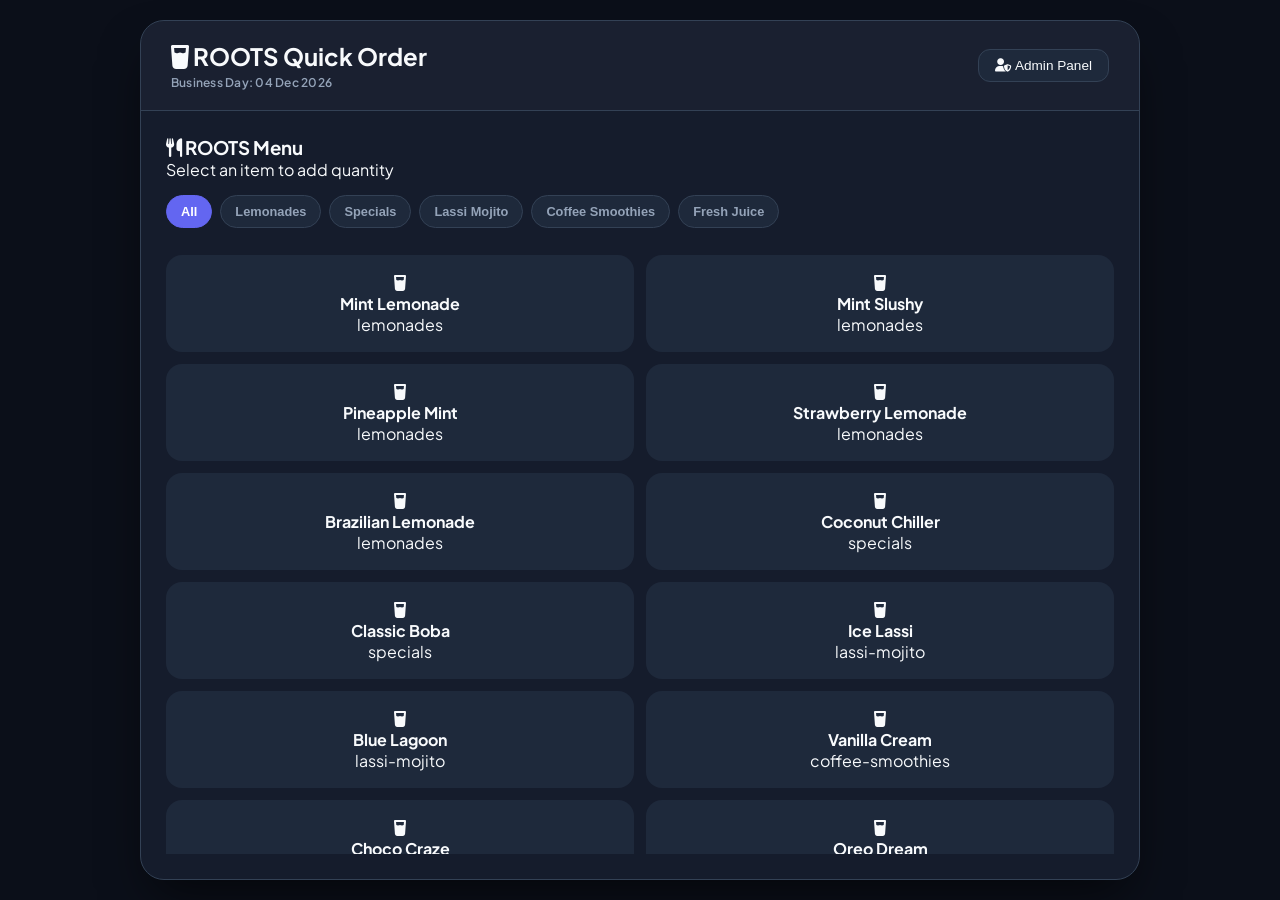
<file: index.html>
<!DOCTYPE html>
<html lang="bn">
<head>
    <meta charset="UTF-8">
    <meta name="viewport" content="width=device-width, initial-scale=1.0">
    <title>ROOTS POS - User Panel</title>
    <link rel="stylesheet" href="https://cdnjs.cloudflare.com/ajax/libs/font-awesome/6.4.0/css/all.min.css">
    <link href="https://fonts.googleapis.com/css2?family=Plus+Jakarta+Sans:wght@400;500;600;700&display=swap" rel="stylesheet">
    <link rel="stylesheet" href="style.css">
</head>
<body>

    <div class="pos-container">
     <header class="pos-header">
        <div>
            <h2><i class="fa-solid fa-glass-water"></i> ROOTS Quick Order</h2>
            <span class="biz-day-badge" id="biz-day-badge">Business Day: --</span>
        </div>
        <button onclick="openAdminModal()" class="admin-link-btn" style="cursor: pointer;">
            <i class="fa-solid fa-user-shield"></i> Admin Panel
        </button>
     </header>

        <main class="pos-body">
            <section class="panel item-panel">
                <div class="panel-header">
                    <h3><i class="fa-solid fa-utensils"></i> ROOTS Menu</h3>
                    <p>Select an item to add quantity</p>
                </div>

                <div class="category-bar" id="category-bar-container">
                    <!-- Category buttons load dynamically from menu data -->
                </div>

                <div class="item-grid" id="user-item-grid">
                    <!-- Items will load dynamically -->
                </div>
            </section>

            <section class="panel dialpad-panel" id="quantity-screen" aria-hidden="true">
                <div class="quantity-screen-header">
                    <button type="button" class="back-to-menu-btn" onclick="closeQuantityScreen()">
                        <i class="fa-solid fa-arrow-left"></i> Back to Menu
                    </button>
                    <span>Set Quantity</span>
                </div>
                <div class="display-box">
                    <div class="display-label" id="selected-item-label">Please Select Item</div>
                    <div class="display-value-wrap">
                        <span class="display-value" id="quantity-display">0</span>
                        <span class="unit">Glasses</span>
                    </div>
                </div>

                <div class="dialpad-grid">
                    <button class="btn-num" onclick="appendNum('1')">1</button>
                    <button class="btn-num" onclick="appendNum('2')">2</button>
                    <button class="btn-num" onclick="appendNum('3')">3</button>
                    <button class="btn-num" onclick="appendNum('4')">4</button>
                    <button class="btn-num" onclick="appendNum('5')">5</button>
                    <button class="btn-num" onclick="appendNum('6')">6</button>
                    <button class="btn-num" onclick="appendNum('7')">7</button>
                    <button class="btn-num" onclick="appendNum('8')">8</button>
                    <button class="btn-num" onclick="appendNum('9')">9</button>
                    <button class="btn-num btn-danger" onclick="clearDisplay()">C</button>
                    <button class="btn-num" onclick="appendNum('0')">0</button>
                    <button class="btn-num btn-warning" onclick="deleteLast()"><i class="fa-solid fa-backspace"></i></button>
                </div>

                <button class="btn-submit" onclick="submitOrder()">
                    Confirm Order <i class="fa-solid fa-arrow-right"></i>
                </button>
            </section>
        </main>
    </div>

    <script src="storage.js"></script>
    <script src="security.js"></script>
    <script src="sheets-sync.js"></script>
    <script src="script.js"></script>
</body>
</html>
</file>
<file: style.css>
:root {
    --bg-body: #0b0f19;
    --card-bg: #151c2c;
    --card-inner: #1e293b;
    --primary: #6366f1;
    --primary-hover: #4f46e5;
    --accent: #10b981;
    --text-main: #f8fafc;
    --text-muted: #94a3b8;
    --border: #334155;
    --danger: #ef4444;
}

* { 
    box-sizing: border-box; 
    margin: 0; 
    padding: 0; 
}

html, body {
    height: 100%;
    width: 100%;
    font-family: 'Plus Jakarta Sans', sans-serif;
    background-color: var(--bg-body);
    color: var(--text-main);
}

body {
    display: flex;
    justify-content: center;
    align-items: center;
    padding: 20px;
    overflow: hidden;
}

/* ================================
   DESKTOP LAYOUT
   ================================ */
.pos-container {
    width: 100%;
    max-width: 1000px;
    background: var(--card-bg);
    border-radius: 24px;
    border: 1px solid var(--border);
    box-shadow: 0 25px 50px -12px rgba(0, 0, 0, 0.6);
    overflow: hidden;
    display: flex;
    flex-direction: column;
    height: calc(100vh - 40px);
}

.pos-header {
    padding: 20px 30px;
    background: rgba(255, 255, 255, 0.02);
    border-bottom: 1px solid var(--border);
    display: flex;
    justify-content: space-between;
    align-items: center;
    flex-shrink: 0;
    height: auto;
}

.admin-link-btn, .excel-btn {
    background: var(--card-inner);
    color: var(--text-main);
    padding: 8px 16px;
    border-radius: 12px;
    text-decoration: none;
    border: 1px solid var(--border);
    font-size: 0.85rem;
    cursor: pointer;
}

.pos-body {
    display: grid;
    grid-template-columns: 1.2fr 1fr;
    flex: 1;
    overflow: hidden;
}

.panel {
    padding: 25px;
    display: flex;
    flex-direction: column;
    overflow: hidden;
}

.item-panel {
    border-right: 1px solid var(--border);
}

/* The menu remains full screen until an item is chosen. */
.pos-body {
    grid-template-columns: 1fr;
}

.item-panel {
    border-right: none;
}

.panel-header {
    margin-bottom: 15px;
    flex-shrink: 0;
}

.category-bar {
    display: flex;
    gap: 8px;
    overflow-x: auto;
    padding-bottom: 12px;
    margin-bottom: 15px;
    flex-shrink: 0;
    -webkit-overflow-scrolling: touch;
}

.cat-btn {
    background: var(--card-inner);
    color: var(--text-muted);
    border: 1px solid var(--border);
    padding: 8px 14px;
    border-radius: 20px;
    font-size: 0.8rem;
    font-weight: 600;
    white-space: nowrap;
    cursor: pointer;
}

.cat-btn.active {
    background: var(--primary);
    color: #fff;
    border-color: var(--primary);
}

.item-grid {
    display: grid;
    grid-template-columns: repeat(2, 1fr);
    gap: 12px;
    overflow-y: auto;
    flex: 1;
    -webkit-overflow-scrolling: touch;
}

.item-card {
    background: var(--card-inner);
    border: 2px solid transparent;
    border-radius: 16px;
    padding: 15px 10px;
    text-align: center;
    cursor: pointer;
}

.item-card.selected {
    border-color: var(--primary);
    background: rgba(99, 102, 241, 0.2);
}

.dialpad-panel {
    display: none;
    flex-direction: column;
    justify-content: space-between;
    position: fixed;
    inset: 0;
    z-index: 1000;
    padding: clamp(20px, 5vw, 56px);
    background: var(--bg-body);
    overflow-y: auto;
}

.dialpad-panel.is-open {
    display: flex;
}

.quantity-screen-open {
    overflow: hidden;
}

.quantity-screen-header {
    display: flex;
    align-items: center;
    justify-content: space-between;
    gap: 16px;
    margin-bottom: 24px;
    color: var(--text-muted);
    font-size: 0.95rem;
    font-weight: 700;
}

.back-to-menu-btn {
    border: 1px solid var(--border);
    border-radius: 12px;
    padding: 10px 14px;
    background: var(--card-inner);
    color: var(--text-main);
    font: inherit;
    cursor: pointer;
}

.display-box {
    background: #090d16;
    border: 1px solid var(--border);
    border-radius: 16px;
    padding: 20px;
    text-align: right;
}

.display-label {
    font-size: 0.85rem;
    color: var(--primary);
    font-weight: 600;
    margin-bottom: 10px;
}

.display-value-wrap {
    margin-top: 12px;
    display: flex;
    align-items: baseline;
    justify-content: flex-end;
    gap: 10px;
}

.display-value {
    font-size: 2.8rem;
    font-weight: 700;
    color: var(--accent);
}

.unit {
    font-size: 0.85rem;
    color: var(--text-muted);
    font-weight: 500;
}

.dialpad-grid {
    display: grid;
    grid-template-columns: repeat(3, 1fr);
    gap: 10px;
    margin: 15px 0;
}

.btn-num {
    background: var(--card-inner);
    border: 1px solid var(--border);
    color: var(--text-main);
    font-size: 1.3rem;
    font-weight: 600;
    padding: 16px 0;
    border-radius: 12px;
    cursor: pointer;
}

.btn-submit {
    width: 100%;
    background: var(--primary);
    color: #fff;
    border: none;
    padding: 16px;
    font-size: 1rem;
    border-radius: 12px;
    cursor: pointer;
}

.biz-day-badge {
    display: block;
    margin-top: 4px;
    font-size: 0.75rem;
    color: var(--text-muted);
    font-weight: 600;
    letter-spacing: 0.02em;
}

/* ================================
   MOBILE LAYOUT (CRITICAL)
   ================================ */
@media (max-width: 768px) {
    body {
        padding: 0;
        align-items: stretch;
    }

    .pos-container {
        border-radius: 0;
        max-width: 100%;
        height: 100vh;
        height: 100dvh;
    }

    .pos-header {
        padding: 14px 16px;
        flex-wrap: wrap;
        gap: 10px;
        height: auto;
    }

    .pos-header h2 {
        font-size: 1.05rem;
    }

    .pos-header > div:first-child {
        flex: 1;
        min-width: 0;
    }

    /* The menu fills the available space until an item is selected. */
    .pos-body {
        flex: 1;
    }

    .item-panel {
        border-right: none;
        padding: 15px;
        height: auto;
    }

    .panel-header {
        margin-bottom: 10px;
        font-size: 0.95rem;
    }

    .category-bar {
        margin-bottom: 10px;
        padding-bottom: 8px;
    }

    .item-grid {
        grid-template-columns: repeat(2, 1fr);
        gap: 8px;
        overflow-y: auto;
    }

    .item-card {
        padding: 12px 8px;
    }

    .item-card h4 {
        font-size: 0.85rem;
    }

    .dialpad-panel {
        padding: 15px;
        height: 100vh;
        height: 100dvh;
    }

    .quantity-screen-header {
        margin-bottom: 16px;
    }

    .display-box {
        padding: 14px;
        margin-bottom: 10px;
    }

    .display-value {
        font-size: 2rem;
    }

    .dialpad-grid {
        gap: 6px;
        margin: 8px 0;
    }

    .btn-num {
        padding: 12px 0;
        font-size: 1.1rem;
    }

    .btn-submit {
        padding: 14px;
        font-size: 0.95rem;
        margin-top: 8px;
    }
}

@media (max-width: 600px) {
    .pos-container {
        height: 100vh;
        height: 100dvh;
    }

}

@media (max-width: 360px) {
    .item-grid {
        grid-template-columns: 1fr;
    }
}

/* ================================
   ADMIN DASHBOARD (basic styles)
   ================================ */
.admin-container {
    width: 100%;
    max-width: 1000px;
    background: var(--card-bg);
    border-radius: 24px;
    border: 1px solid var(--border);
    box-shadow: 0 25px 50px -12px rgba(0, 0, 0, 0.6);
    overflow: hidden;
}

.stats-grid {
    display: grid;
    grid-template-columns: repeat(4, 1fr);
    gap: 15px;
    padding: 25px;
}

@media (max-width: 768px) {
    .stats-grid {
        grid-template-columns: repeat(2, 1fr);
    }
}

.stat-card {
    background: var(--card-inner);
    border: 1px solid var(--border);
    border-radius: 16px;
    padding: 18px;
    display: flex;
    align-items: center;
    gap: 15px;
}

.stat-icon {
    font-size: 1.8rem;
    color: var(--primary);
}

.profit-card .stat-icon {
    color: var(--accent);
}

.stat-card h4 {
    font-size: 0.8rem;
    color: var(--text-muted);
}

.stat-card span {
    font-size: 1.3rem;
    font-weight: 700;
}

.empty-state {
    grid-column: 1 / -1;
    text-align: center;
    color: var(--text-muted);
    padding: 40px 20px;
    font-size: 0.9rem;
}

/* ================================
   ADMIN DASHBOARD
   ================================ */
.admin-page {
    display: block;
    min-height: 100%;
    padding: 20px;
    overflow: auto;
}

.admin-container {
    margin: 0 auto;
    max-width: 1200px;
    min-height: calc(100vh - 40px);
    overflow: visible;
}

.tab-bar {
    display: flex;
    gap: 8px;
    padding: 14px 24px;
    border-bottom: 1px solid var(--border);
    overflow-x: auto;
    -webkit-overflow-scrolling: touch;
}

.tab-btn {
    flex: 0 0 auto;
    border: 1px solid transparent;
    border-radius: 10px;
    padding: 10px 14px;
    background: transparent;
    color: var(--text-muted);
    font: inherit;
    font-size: 0.88rem;
    font-weight: 700;
    cursor: pointer;
}

.tab-btn:hover,
.tab-btn.active {
    background: rgba(99, 102, 241, 0.18);
    border-color: rgba(99, 102, 241, 0.55);
    color: #fff;
}

.tab-content {
    display: none;
    padding: 24px;
}

.tab-content.active {
    display: block;
}

.clock-card {
    display: flex;
    align-items: center;
    gap: 28px;
    padding: 18px 24px;
    margin: 0 24px;
    border: 1px solid var(--border);
    border-radius: 16px;
    background: var(--card-inner);
}

.clock-card > div:not(.clock-divider) {
    display: grid;
    gap: 6px;
}

.clock-label,
.section-hint,
.cal-hint {
    color: var(--text-muted);
    font-size: 0.86rem;
    line-height: 1.6;
}

.clock-value {
    font-size: 1.15rem;
    font-weight: 700;
}

.clock-divider {
    width: 1px;
    align-self: stretch;
    background: var(--border);
}

.section-actions {
    display: flex;
    justify-content: flex-end;
    padding: 0 24px 24px;
}

.admin-section {
    padding: 20px;
    margin-bottom: 18px;
    border: 1px solid var(--border);
    border-radius: 16px;
    background: var(--card-inner);
}

.admin-section h3 {
    margin-bottom: 16px;
    font-size: 1.05rem;
}

.admin-section .section-hint + .admin-link-btn,
.admin-section .section-hint + .backup-actions,
.admin-section .section-hint + .sync-row {
    margin-top: 14px;
}

.add-item-form,
.sync-row,
.backup-actions {
    display: flex;
    align-items: center;
    flex-wrap: wrap;
    gap: 10px;
}

.add-item-form input,
.sync-row input,
table input {
    min-width: 0;
    border: 1px solid var(--border);
    border-radius: 9px;
    padding: 10px 11px;
    background: #0d1422;
    color: var(--text-main);
    font: inherit;
}

.add-item-form input { flex: 1 1 160px; }
.add-item-form input[type="number"] { flex-basis: 105px; }
.sync-row input { flex: 1 1 300px; }
.add-item-btn { white-space: nowrap; }

.table-responsive {
    width: 100%;
    overflow-x: auto;
    border: 1px solid var(--border);
    border-radius: 12px;
}

table {
    width: 100%;
    min-width: 780px;
    border-collapse: collapse;
}

th,
td {
    padding: 12px;
    border-bottom: 1px solid var(--border);
    text-align: left;
    white-space: nowrap;
}

th {
    background: #111827;
    color: var(--text-muted);
    font-size: 0.76rem;
    text-transform: uppercase;
    letter-spacing: 0.04em;
}

tbody tr:last-child td { border-bottom: none; }
tbody tr:hover { background: rgba(255, 255, 255, 0.025); }
table input { width: 100%; min-width: 110px; padding: 8px; }
.name-input { min-width: 155px; }
.cat-input { min-width: 135px; }

.badge {
    display: inline-block;
    min-width: 28px;
    padding: 3px 8px;
    border-radius: 999px;
    background: rgba(99, 102, 241, 0.2);
    color: #c7d2fe;
    text-align: center;
    font-weight: 700;
}

.btn-icon-danger,
.btn-danger-reset {
    border: 1px solid rgba(239, 68, 68, 0.5);
    border-radius: 9px;
    padding: 9px 11px;
    background: rgba(239, 68, 68, 0.12);
    color: #fca5a5;
    cursor: pointer;
    font: inherit;
}

.cal-header,
.history-detail-header {
    display: flex;
    align-items: center;
    justify-content: space-between;
    gap: 12px;
    margin-bottom: 16px;
}

.cal-grid {
    display: grid;
    grid-template-columns: repeat(7, minmax(0, 1fr));
    gap: 8px;
}

.cal-weekday {
    padding: 6px;
    color: var(--text-muted);
    font-size: 0.78rem;
    font-weight: 700;
    text-align: center;
}

.cal-cell {
    min-height: 82px;
    padding: 9px;
    border: 1px solid var(--border);
    border-radius: 10px;
    background: #111827;
}

.cal-cell.has-data { cursor: pointer; border-color: var(--primary); background: rgba(99, 102, 241, 0.14); }
.cal-cell.is-today { box-shadow: inset 0 0 0 1px var(--accent); }
.cal-daynum { display: block; font-weight: 700; }
.cal-sales { display: block; margin-top: 7px; color: var(--accent); font-size: 0.78rem; font-weight: 700; }
.cal-hint { margin-top: 14px; }

.history-detail-panel {
    margin-top: 20px;
    padding-top: 20px;
    border-top: 1px solid var(--border);
}

.sync-status { min-height: 1.4em; margin-top: 10px; color: var(--text-muted); font-size: 0.85rem; }
.file-label { display: inline-flex; align-items: center; gap: 7px; }

@media (max-width: 768px) {
    .admin-page { padding: 0; }
    .admin-container { min-height: 100dvh; border: 0; border-radius: 0; }
    .admin-container .pos-header { padding: 14px 16px; }
    .admin-container .pos-header > div { display: flex; gap: 8px; }
    .admin-container .admin-link-btn { padding: 8px 10px; }
    .tab-bar { padding: 10px 12px; }
    .tab-content { padding: 14px; }
    .clock-card { margin: 0 14px; padding: 16px; gap: 16px; align-items: flex-start; flex-direction: column; }
    .clock-divider { width: 100%; height: 1px; }
    .stats-grid { padding: 14px; gap: 10px; }
    .stat-card { padding: 14px; gap: 10px; }
    .stat-icon { font-size: 1.35rem; }
    .stat-card span { font-size: 1.05rem; }
    .section-actions { padding: 0 14px 14px; }
    .admin-section { padding: 14px; }
    .cal-grid { gap: 4px; }
    .cal-weekday { font-size: 0.68rem; padding: 4px 0; }
    .cal-cell { min-height: 54px; padding: 6px; font-size: 0.8rem; }
    .cal-sales { font-size: 0.65rem; margin-top: 3px; }
}

@media (max-width: 430px) {
    .admin-container .pos-header h2 { width: 100%; }
    .admin-container .pos-header > div { width: 100%; }
    .admin-container .pos-header > div .admin-link-btn { flex: 1; text-align: center; }
    .tab-btn { padding: 9px 11px; font-size: 0.8rem; }
    .stats-grid { grid-template-columns: 1fr; }
    .add-item-form > *, .sync-row > *, .backup-actions > * { width: 100%; }
    .add-item-form input, .sync-row input { flex-basis: 100%; }
    .history-detail-header { align-items: stretch; flex-direction: column; }
    .history-detail-header .admin-link-btn { text-align: center; }
}
</file>
